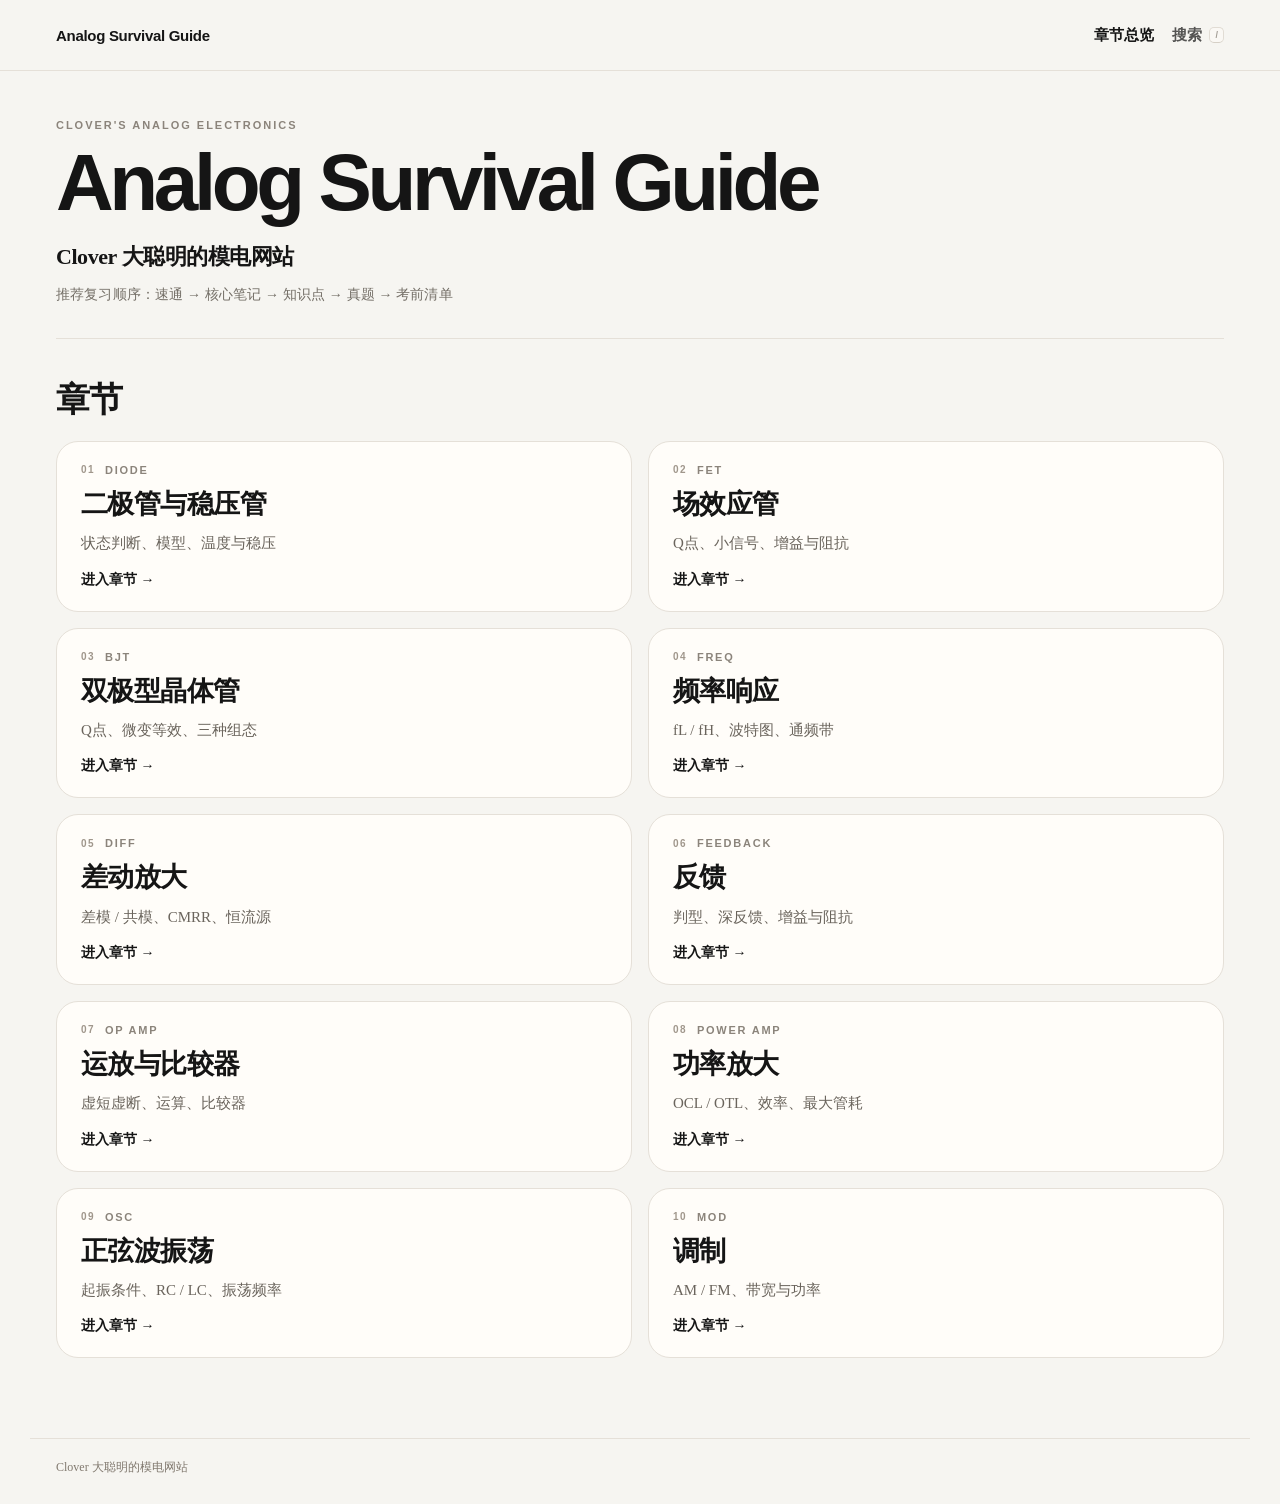
<file: analog-survival-guide/index.html>
<!doctype html>
<html lang="zh-CN">
<head>
<meta charset="utf-8">
<meta name="viewport" content="width=device-width,initial-scale=1">
<meta name="description" content="Clover 大聪明的模电网站：模拟电子线路 B 速通、知识点、历年真题与考前清单。">
<title>Analog Survival Guide｜Clover 模电期末生存指南</title>
<style>
:root{--bg:#f6f5f1;--paper:#fffdf9;--ink:#151515;--muted:#746f67;--line:#e5e0d8}
*{box-sizing:border-box}
html{scroll-behavior:smooth}
body{margin:0;background:var(--bg);color:var(--ink);font-family:"Songti SC","STSong","SimSun","Noto Serif CJK SC",serif;-webkit-font-smoothing:antialiased;text-rendering:optimizeLegibility}
a{color:inherit;text-decoration:none}
.sitebar{position:sticky;top:0;z-index:20;background:rgba(246,245,241,.94);backdrop-filter:blur(15px);border-bottom:1px solid var(--line)}
.sitebar-inner{max-width:1220px;margin:auto;padding:13px 26px;display:flex;align-items:center;justify-content:space-between}
.brand{font-family:Inter,ui-sans-serif,-apple-system,BlinkMacSystemFont,"Segoe UI",sans-serif;font-size:15px;font-weight:800;letter-spacing:-.02em}
.nav-actions{display:flex;align-items:center;gap:18px;font-size:15px;font-weight:700}
.search-open{appearance:none;border:0;background:transparent;color:inherit;font:inherit;font-weight:700;padding:0;cursor:pointer;display:inline-flex;align-items:center;gap:7px;opacity:.72;transition:opacity .16s ease}
.search-open:hover{opacity:1}.search-open kbd{font-family:Inter,ui-sans-serif,sans-serif;font-size:9px;font-weight:700;border:1px solid #d9d2c8;border-bottom-color:#c9c1b5;border-radius:5px;padding:2px 5px;background:#fbf9f5;color:#81796f}
main{max-width:1220px;margin:auto;padding:0 26px 80px}
.hero{padding:80px 0 52px;border-bottom:1px solid var(--line)}
.eyebrow{font-family:Inter,ui-sans-serif,sans-serif;font-size:11px;font-weight:800;letter-spacing:.18em;color:#8b847b;text-transform:uppercase}
h1{font-family:Inter,ui-sans-serif,-apple-system,BlinkMacSystemFont,"Segoe UI",sans-serif;font-size:clamp(58px,8vw,96px);letter-spacing:-.055em;line-height:.96;margin:14px 0 0}
.sub{font-size:22px;font-weight:800;margin-top:20px;letter-spacing:-.02em}
.home-guide{margin-top:11px;color:var(--muted);font-size:14px;line-height:1.65;letter-spacing:.01em}
.home-state{margin-top:20px;display:none;align-items:center;flex-wrap:wrap;gap:10px 14px}
.home-state.show{display:flex}.overall-progress{display:inline-flex;align-items:center;gap:9px;padding:7px 11px;border:1px solid #ddd6cd;border-radius:999px;background:#fbf9f5;color:#625b53;font:700 12px/1.2 Inter,ui-sans-serif,sans-serif}
.overall-progress i{display:block;width:64px;height:3px;border-radius:99px;background:#e7e1d8;overflow:hidden}.overall-progress i::after{content:"";display:block;width:var(--p,0%);height:100%;background:#514b44;border-radius:inherit;transition:width .25s ease}
.continue-link{font-size:13px;font-weight:800;color:#4d4740;border-bottom:1px solid #bfb6aa;padding-bottom:2px}.continue-link:hover{border-color:#4d4740}
.chapter-progress{position:absolute;top:25px;right:27px;padding:4px 8px;border-radius:999px;border:1px solid #e1dbd2;background:#faf8f4;color:#817970;font:700 10px/1.2 Inter,ui-sans-serif,sans-serif;letter-spacing:.02em}
.chapter-progress.done{background:#2b2824;border-color:#2b2824;color:#fff}.chapter-card.has-progress .code{padding-right:54px}
.section-summary{margin-left:auto;color:#81796f;font:700 12px/1.2 Inter,ui-sans-serif,sans-serif}

.section{padding-top:70px}
.section-head{margin-bottom:24px;display:flex;align-items:end;justify-content:space-between;gap:18px}
.section-head h2{font-size:42px;margin:0;letter-spacing:-.03em;font-weight:800}
.grid{display:grid;grid-template-columns:repeat(2,1fr);gap:16px}
.chapter-card{position:relative;overflow:hidden;min-height:178px;display:flex;flex-direction:column;background:var(--paper);border:1px solid var(--line);border-radius:22px;padding:27px 28px 25px;transition:.18s ease}
.chapter-card:hover{transform:translateY(-2px);border-color:#d8d1c7;box-shadow:0 12px 30px rgba(40,34,27,.045)}
.chapter-card:focus-visible{outline:2px solid #80766a;outline-offset:3px}
.code{display:flex;align-items:center;gap:10px;font-family:Inter,ui-sans-serif,sans-serif;font-size:11px;font-weight:800;letter-spacing:.16em;color:#8b847b}
.chapter-no{font-size:10px;letter-spacing:.14em;color:#a0978c}
.chapter-card h2{font-size:27px;line-height:1.35;margin:13px 0 8px;font-weight:800;letter-spacing:-.02em}
.chapter-card p{font-size:15px;color:#6a645c;margin:0;line-height:1.75}
.enter{margin-top:auto;padding-top:20px;font-weight:800;font-size:14px}
.enter::after{content:"";display:inline-block;width:0;height:1px;background:currentColor;vertical-align:middle;margin-left:6px;transition:width .18s ease}
.chapter-card:hover .enter::after{width:18px}
.loading{position:fixed;inset:0;z-index:100;background:var(--bg);display:none;place-items:center}
.loading.on{display:grid}
.loading-inner{text-align:center;padding:28px}
.loading-title{font-family:Inter,ui-sans-serif,sans-serif;font-size:30px;font-weight:800;letter-spacing:-.04em}
.loading-sub{margin-top:11px;color:var(--muted);font-size:14px}
.loading-bar{width:min(260px,65vw);height:2px;background:#e6e0d8;margin:20px auto 0;overflow:hidden;border-radius:999px}
.loading-bar::after{content:"";display:block;width:38%;height:100%;background:#6f6961;animation:load 1.05s ease-in-out infinite}
@keyframes load{0%{transform:translateX(-110%)}100%{transform:translateX(300%)}}
.footer{max-width:1220px;margin:0 auto 28px;padding:20px 26px 0;border-top:1px solid var(--line);font-size:12px;color:#81796f}
@media(max-width:760px){
  main{padding:0 18px 60px}.sitebar-inner{padding:12px 18px}.grid{grid-template-columns:1fr}
  .hero{padding-top:70px;padding-bottom:48px}.sub{font-size:19px}.home-guide{font-size:13.5px}
  .section-head h2{font-size:38px}.section-summary{font-size:11px}.chapter-card{min-height:160px}.chapter-progress{top:22px;right:22px}
}
@media(prefers-reduced-motion:reduce){html{scroll-behavior:auto}.chapter-card,.enter::after{transition:none}.loading-bar::after{animation:none}}

.search-layer{position:fixed;inset:0;z-index:200;background:rgba(25,22,18,.22);backdrop-filter:blur(7px);display:none;align-items:flex-start;justify-content:center;padding:10vh 18px 28px}
.search-layer.open{display:flex}.search-panel{width:min(760px,100%);max-height:78vh;overflow:hidden;background:#fffdf9;border:1px solid #ddd6cc;border-radius:22px;box-shadow:0 28px 90px rgba(32,27,21,.18);display:flex;flex-direction:column}
.search-head{padding:18px 20px;border-bottom:1px solid var(--line);display:flex;align-items:center;gap:12px}
.search-head input{min-width:0;flex:1;border:0;outline:0;background:transparent;color:var(--ink);font:700 18px/1.4 "Songti SC","STSong","SimSun",serif}
.search-head input::placeholder{color:#aaa198}.search-close{border:0;background:transparent;color:#8a8278;font-size:22px;line-height:1;cursor:pointer;padding:4px 6px}
.search-status{padding:14px 20px;color:#8b847b;font-size:12px;border-bottom:1px solid #eee9e1}
.search-results{overflow:auto;padding:8px}.search-result{display:block;padding:13px 14px;border-radius:13px}.search-result:hover,.search-result:focus-visible{background:#f6f3ed;outline:0}
.search-result-top{display:flex;align-items:center;gap:9px;margin-bottom:4px}.search-type{font-family:Inter,ui-sans-serif,sans-serif;font-size:9px;font-weight:800;letter-spacing:.13em;text-transform:uppercase;color:#91887e}.search-chapter{font-size:12px;color:#8b847b}
.search-result-title{font-size:16px;font-weight:800;line-height:1.45}.search-result-snippet{margin-top:3px;color:#6b655d;font-size:13px;line-height:1.55;white-space:nowrap;overflow:hidden;text-overflow:ellipsis}
.search-empty{padding:34px 20px;text-align:center;color:#8b847b;font-size:14px}
@media(max-width:760px){.hero{padding-top:60px;padding-bottom:42px}.nav-actions{gap:12px}.search-open kbd{display:none}.search-layer{padding-top:7vh}.search-panel{border-radius:18px;max-height:82vh}.search-head{padding:15px 16px}.search-head input{font-size:16px}}


/* Compact overview and comfortable touch targets. */
.hero{padding:48px 0 32px}h1{font-size:clamp(42px,7vw,80px);overflow-wrap:break-word}
.section{padding-top:38px}.section-head{margin-bottom:18px}.section-head h2{font-size:34px}
.chapter-card{min-height:158px;padding:22px 24px}.chapter-card h2{margin-top:10px}.enter{padding-top:14px}
.search-open,.search-close{min-height:44px;min-width:44px}
:focus-visible{outline:2px solid #80766a;outline-offset:3px}
.search-layer{overflow:auto;overscroll-behavior:contain}.search-panel{max-height:calc(100dvh - 48px)}
.search-results{min-height:0;overscroll-behavior:contain}.search-result.active{background:#f6f3ed}
@media(max-width:760px){.hero{padding:32px 0 26px}.section{padding-top:28px}.chapter-card{min-height:144px;padding:20px}.chapter-card h2{font-size:24px}.section-head{flex-wrap:wrap;gap:10px}.section-head h2{font-size:30px}.sitebar-inner{gap:8px;flex-wrap:wrap}.brand{font-size:14px}.nav-actions{font-size:13px;gap:10px}.home-guide{line-height:1.8}.search-layer{padding:16px 12px}.search-head{gap:4px}.chapter-progress{top:20px;right:20px}}
</style>
</head>
<body>
<header class="sitebar"><div class="sitebar-inner"><div class="brand"><a href="#home">Analog Survival Guide</a></div><div class="nav-actions"><span>章节总览</span><button class="search-open" id="openSearch" type="button" aria-label="全站搜索">搜索 <kbd>/</kbd></button></div></div></header>

<main>
<section class="hero">
  <div class="eyebrow">Clover's Analog Electronics</div>
  <h1>Analog Survival Guide</h1>
  <div class="sub">Clover 大聪明的模电网站</div>
  <div class="home-guide">推荐复习顺序：速通 → 核心笔记 → 知识点 → 真题 → 考前清单</div>
  <div class="home-state" id="homeState">
    <span class="overall-progress" id="overallProgress"><i></i><span>0 / 80</span></span>
    <a class="continue-link" id="continueLink" href="guide.html?v=20260929-18#diode/quick">继续上次复习 →</a>
  </div>
</section>

<section class="section">
  <div class="section-head"><h2>章节</h2><div class="section-summary" id="sectionSummary"></div></div>
  <div class="grid">
    <a class="chapter-card" href="guide.html?v=20260929-18#diode/quick"><div class="code"><span class="chapter-no">01</span><span>DIODE</span></div><h2>二极管与稳压管</h2><p>状态判断、模型、温度与稳压</p><div class="enter">进入章节 →</div></a>
    <a class="chapter-card" href="guide.html?v=20260929-18#fet/quick"><div class="code"><span class="chapter-no">02</span><span>FET</span></div><h2>场效应管</h2><p>Q点、小信号、增益与阻抗</p><div class="enter">进入章节 →</div></a>
    <a class="chapter-card" href="guide.html?v=20260929-18#bjt/quick"><div class="code"><span class="chapter-no">03</span><span>BJT</span></div><h2>双极型晶体管</h2><p>Q点、微变等效、三种组态</p><div class="enter">进入章节 →</div></a>
    <a class="chapter-card" href="guide.html?v=20260929-18#frequency/quick"><div class="code"><span class="chapter-no">04</span><span>FREQ</span></div><h2>频率响应</h2><p>fL / fH、波特图、通频带</p><div class="enter">进入章节 →</div></a>
    <a class="chapter-card" href="guide.html?v=20260929-18#diff/quick"><div class="code"><span class="chapter-no">05</span><span>DIFF</span></div><h2>差动放大</h2><p>差模 / 共模、CMRR、恒流源</p><div class="enter">进入章节 →</div></a>
    <a class="chapter-card" href="guide.html?v=20260929-18#feedback/quick"><div class="code"><span class="chapter-no">06</span><span>FEEDBACK</span></div><h2>反馈</h2><p>判型、深反馈、增益与阻抗</p><div class="enter">进入章节 →</div></a>
    <a class="chapter-card" href="guide.html?v=20260929-18#opamp/quick"><div class="code"><span class="chapter-no">07</span><span>OP AMP</span></div><h2>运放与比较器</h2><p>虚短虚断、运算、比较器</p><div class="enter">进入章节 →</div></a>
    <a class="chapter-card" href="guide.html?v=20260929-18#power/quick"><div class="code"><span class="chapter-no">08</span><span>POWER AMP</span></div><h2>功率放大</h2><p>OCL / OTL、效率、最大管耗</p><div class="enter">进入章节 →</div></a>
    <a class="chapter-card" href="guide.html?v=20260929-18#oscillator/quick"><div class="code"><span class="chapter-no">09</span><span>OSC</span></div><h2>正弦波振荡</h2><p>起振条件、RC / LC、振荡频率</p><div class="enter">进入章节 →</div></a>
    <a class="chapter-card" href="guide.html?v=20260929-18#modulation/quick"><div class="code"><span class="chapter-no">10</span><span>MOD</span></div><h2>调制</h2><p>AM / FM、带宽与功率</p><div class="enter">进入章节 →</div></a>
  </div>
</section>
</main>

<footer class="footer">Clover 大聪明的模电网站</footer>
<div class="loading" id="loading" aria-live="polite" aria-busy="true"><div class="loading-inner"><div class="loading-title">Analog Survival Guide</div><div class="loading-sub">正在载入这一章的完整内容…</div><div class="loading-bar"></div></div></div>

<div class="search-layer" id="searchLayer" aria-hidden="true">
  <div class="search-panel" role="dialog" aria-modal="true" aria-label="全站搜索">
    <div class="search-head"><input id="searchInput" aria-label="搜索知识点、真题、关键词" aria-controls="searchResults" type="search" autocomplete="off" placeholder="搜索知识点、真题、关键词…"><button class="search-close" id="searchClose" type="button" aria-label="关闭搜索">×</button></div>
    <div class="search-status" id="searchStatus" role="status" aria-live="polite">输入关键词开始搜索</div>
    <div class="search-results" id="searchResults"></div>
  </div>
</div>
<script>
(() => {
  const release='20260929-18';
  const loading = document.getElementById('loading');
  const searchLayer = document.getElementById('searchLayer');
  const searchInput = document.getElementById('searchInput');
  const searchResults = document.getElementById('searchResults');
  const searchStatus = document.getElementById('searchStatus');
  const routeMeta = {
    diode:'二极管与稳压管',fet:'场效应管',bjt:'双极型晶体管',frequency:'频率响应',diff:'差动放大',
    feedback:'反馈',opamp:'运放与比较器',power:'功率放大',oscillator:'正弦波振荡',modulation:'调制'
  };
  const chapterOrder = Object.keys(routeMeta);
  let searchIndex = null, indexPromise = null, searchToken = 0, searchTimer, returnFocus, previousOverflow = "";


  // Any chapter/search/continue link enters the full guide.
  document.addEventListener('click',e=>{
    const a=e.target.closest('a[href^="#"]');
    if(!a) return;
    const hash=a.getAttribute('href');
    if(!hash || hash==='#home') return;
    const page=hash.slice(1).split('/')[0];
    if(!routeMeta[page]) return;
    e.preventDefault();
    location.href='guide.html?v='+release+hash;
  });

  // Direct links such as /analog-survival-guide/#feedback/papers also work.
  const initialHash=location.hash;
  if(initialHash && initialHash!=='#home'){
    const page=initialHash.slice(1).split('/')[0];
    if(routeMeta[page]) location.replace('guide.html?v='+release+initialHash);
  }

  async function ensureIndex(){
    if(searchIndex) return searchIndex;
    if(!indexPromise) indexPromise=fetch('search-index.json?v='+release,{cache:'force-cache'})
      .then(r=>{if(!r.ok)throw Error('search-index '+r.status);return r.json()})
      .then(data=>searchIndex=Array.isArray(data)?data:(data.items||[]))
      .catch(e=>{indexPromise=null;throw e});
    return indexPromise;
  }

  function esc(v){
    return String(v).replace(/[&<>"']/g,m=>({'&':'&amp;','<':'&lt;','>':'&gt;','"':'&quot;',"'":'&#39;'}[m]));
  }

  async function runSearch(){
    const token=++searchToken;
    const q=searchInput.value.normalize('NFKC').trim().toLowerCase();
    if(!q){searchStatus.textContent='输入关键词开始搜索';searchResults.innerHTML='';return;}
    searchStatus.textContent='正在搜索…';
    let idx;
    try{idx=await ensureIndex()}catch(e){if(token===searchToken){searchStatus.textContent='搜索暂时不可用，请稍后重新输入重试';searchResults.innerHTML='';}return;}
    if(token!==searchToken)return;
    const terms=q.split(/\s+/).filter(Boolean);
    const hits=idx.map(x=>{
      const all=(x.title+' '+x.snippet+' '+x.type+' '+x.page+' '+routeMeta[x.page]).normalize('NFKC').toLowerCase();
      if(!terms.every(k=>all.includes(k)))return {x,score:0};
      let score=0;
      terms.forEach(k=>{if(x.title.toLowerCase().includes(k))score+=5;if(all.includes(k))score+=2;});
      return {x,score};
    }).filter(v=>v.score>0).sort((a,b)=>b.score-a.score).slice(0,14);
    searchStatus.textContent=hits.length?'找到 '+hits.length+' 个最相关结果':'没有找到匹配内容';
    searchResults.innerHTML=hits.length?hits.map(({x}) =>
      '<a class="search-result" href="guide.html?v='+release+'#'+x.page+'/'+x.section+'"><div class="search-result-top"><span class="search-type">'+esc(x.type)+'</span><span class="search-chapter">'+esc(routeMeta[x.page])+'</span></div><div class="search-result-title">'+esc(x.title)+'</div><div class="search-result-snippet">'+esc(x.snippet)+'</div></a>'
    ).join(''):'<div class="search-empty">换一个关键词试试，例如：差模、CMRR、迟滞、深反馈、OCL</div>';
  }

  function openSearch(){
    returnFocus=document.activeElement;previousOverflow=document.body.style.overflow;
    document.body.style.overflow='hidden';
    searchLayer.classList.add('open');
    searchLayer.setAttribute('aria-hidden','false');
    runSearch();
    setTimeout(()=>searchInput.focus(),0);
  }
  function closeSearch(){
    ++searchToken;clearTimeout(searchTimer);document.body.style.overflow=previousOverflow;
    searchLayer.classList.remove('open');
    searchLayer.setAttribute('aria-hidden','true');
    returnFocus?.focus();
  }
  document.getElementById('openSearch').addEventListener('click',openSearch);
  document.getElementById('searchClose').addEventListener('click',closeSearch);
  searchLayer.addEventListener('click',e=>{if(e.target===searchLayer)closeSearch();});
  searchInput.addEventListener('input',e=>{++searchToken;clearTimeout(searchTimer);if(!e.isComposing)searchTimer=setTimeout(runSearch,120)});
  searchInput.addEventListener('compositionend',()=>{clearTimeout(searchTimer);runSearch()});
  searchLayer.addEventListener('keydown',e=>{
    const links=[...searchResults.querySelectorAll('a')];
    if((e.key==='ArrowDown'||e.key==='ArrowUp')&&links.length){
      e.preventDefault();const i=links.indexOf(document.activeElement);
      links[(i+(e.key==='ArrowDown'?1:-1)+links.length)%links.length].focus();
    }
    if(e.key==='Enter'&&document.activeElement===searchInput&&links.length){e.preventDefault();links[0].click()}
    if(e.key==='Tab'){
      const items=[searchInput,document.getElementById('searchClose'),...links],i=items.indexOf(document.activeElement);
      if(e.shiftKey&&i===0){e.preventDefault();items.at(-1).focus()}
      else if(!e.shiftKey&&i===items.length-1){e.preventDefault();searchInput.focus()}
    }
  });
  searchResults.addEventListener('click',e=>{
    const a=e.target.closest('a.search-result');
    if(!a)return;
    closeSearch();
    loading.classList.add('on');
    loading.setAttribute('aria-busy','true');
  });
  document.addEventListener('keydown',e=>{
    if(e.key==='/'&&!/INPUT|TEXTAREA/.test(document.activeElement?.tagName||'')){e.preventDefault();openSearch();}
    if(e.key==='Escape'&&searchLayer.classList.contains('open'))closeSearch();
  });

  function readChapterProgress(page){
    let saved={};
    try{saved=JSON.parse(localStorage.getItem('asg-single-check-'+page)||'{}')}catch(e){}
    return Object.values(saved).filter(Boolean).length;
  }
  function refreshHomeProgress(){
    let total=0,complete=0;
    document.querySelectorAll('.chapter-card').forEach(card=>{
      const href=card.getAttribute('href')||'';
      const match=href.match(/#([^/]+)/);
      const page=match?match[1]:'';
      if(!routeMeta[page]) return;
      const done=readChapterProgress(page);
      total+=done;if(done>=8)complete++;
      let badge=card.querySelector('.chapter-progress');
      if(!badge){badge=document.createElement('span');badge.className='chapter-progress';card.appendChild(badge);}
      badge.textContent=done>=8?'完成':done+'/8';
      badge.classList.toggle('done',done>=8);
      badge.style.display=done>0?'inline-flex':'none';
      card.classList.toggle('has-progress',done>0);
    });
    const overall=document.getElementById('overallProgress');
    const summary=document.getElementById('sectionSummary');
    const state=document.getElementById('homeState');
    const cont=document.getElementById('continueLink');
    if(overall){
      overall.style.setProperty('--p',Math.round(total/80*100)+'%');
      overall.querySelector('span').textContent=total+' / 80';
    }
    if(summary) summary.textContent=total?('已完成 '+total+' / 80 · '+complete+' 章通关'):'';
    let last='';try{last=localStorage.getItem('asg-last-route')||''}catch(e){}
    if(state&&cont&&last&&/^#(diode|fet|bjt|frequency|diff|feedback|opamp|power|oscillator|modulation)(\/|$)/.test(last)){
      const [page,sec='quick']=last.slice(1).split('/');
      const secName={quick:'速通',notes:'核心笔记',knowledge:'知识点',papers:'真题',check:'考前清单'}[sec]||'继续学习';
      cont.href='guide.html?v='+release+last;cont.textContent='继续上次：'+routeMeta[page]+' · '+secName+' →';state.classList.add('show');
    }else if(state&&total>0){
      const page=chapterOrder.find(p=>readChapterProgress(p)<8)||'diode';
      cont.href='guide.html?v='+release+'#'+page+'/quick';cont.textContent='继续复习：'+routeMeta[page]+' →';state.classList.add('show');
    }
  }
  // chapter-nav-feedback-v1: show instant feedback while guide.html starts loading.
  document.querySelectorAll('a.chapter-card[href^="guide.html"], a.continue-link[href^="guide.html"]').forEach(a=>{
    a.addEventListener('click',()=>{
      loading.classList.add('on');
      loading.setAttribute('aria-busy','true');
    });
  });

  window.addEventListener('pageshow',()=>{loading.classList.remove('on');loading.setAttribute('aria-busy','false');refreshHomeProgress()});
  refreshHomeProgress();
})();
</script>
</body>
</html>
</file>
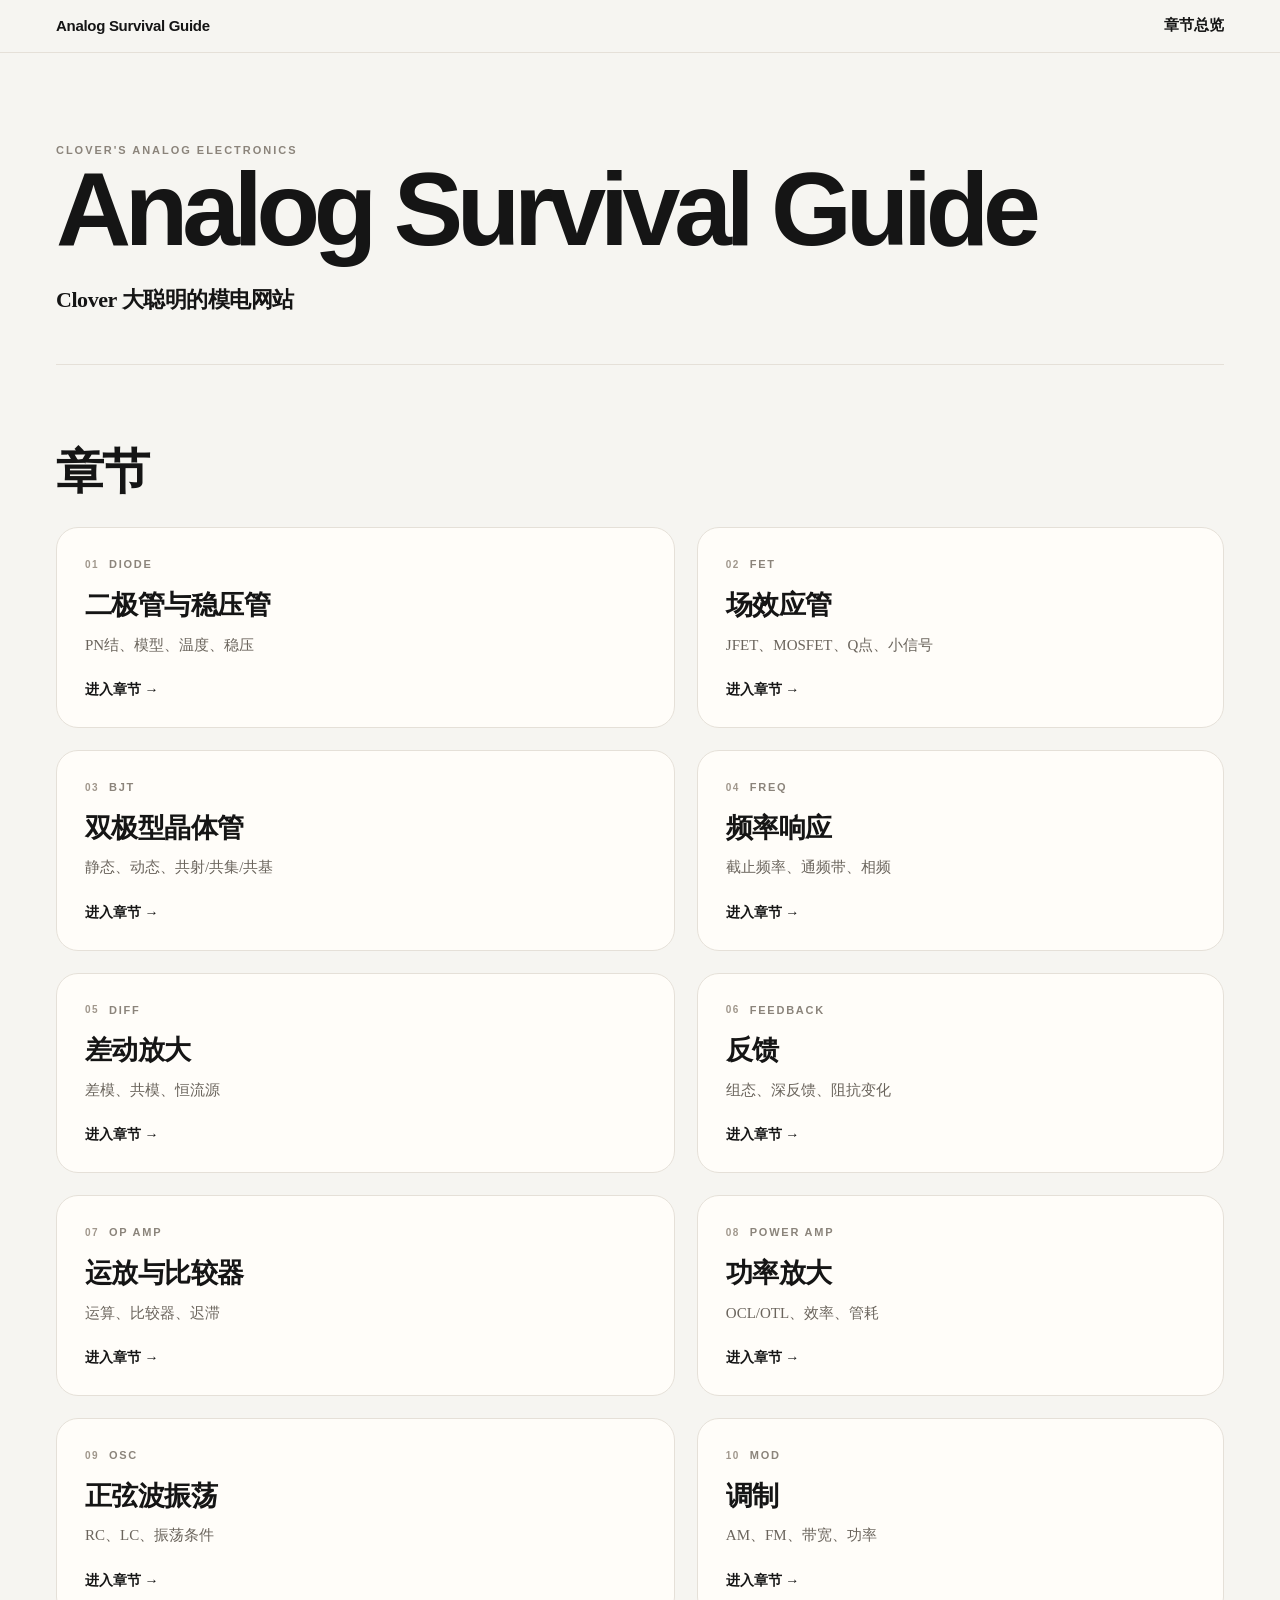
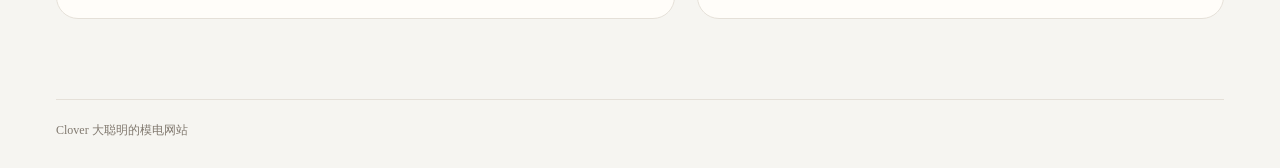
<file: analog-survival-guide/guide-legacy.html>
<!doctype html>
<html lang="zh-CN">
<head>
<meta charset="utf-8">
<meta name="viewport" content="width=device-width,initial-scale=1">
<title>Analog Survival Guide</title>
<style>
:root{--bg:#f6f5f1;--ink:#151515;--muted:#746f67;--line:#e5e0d8}
*{box-sizing:border-box}body{margin:0;background:var(--bg);color:var(--ink);font-family:"Songti SC","STSong","SimSun","Noto Serif CJK SC",serif}
.shell{min-height:100vh;display:grid;place-items:center;padding:24px}.box{text-align:center;max-width:520px}.title{font:800 clamp(34px,5vw,56px)/1 Inter,ui-sans-serif,-apple-system,sans-serif;letter-spacing:-.045em}
.sub{margin-top:16px;color:var(--muted);font-size:15px;line-height:1.8}.bar{width:min(300px,70vw);height:3px;background:#e7e1d8;margin:24px auto 0;border-radius:99px;overflow:hidden}
.bar:after{content:"";display:block;width:38%;height:100%;background:#6b645b;animation:go 1.1s ease-in-out infinite}@keyframes go{0%{transform:translateX(-120%)}100%{transform:translateX(320%)}}
.err{display:none;margin-top:22px;padding:14px 16px;border:1px solid #dfd7cc;border-radius:14px;background:#fffdf9;color:#5b544c;font-size:14px;line-height:1.7}.err a{color:inherit;font-weight:800}
</style>
</head>
<body>
<div class="shell"><div class="box"><div class="title">Analog Survival Guide</div><div class="sub" id="status">正在载入章节内容…</div><div class="bar"></div><div class="err" id="err">章节加载失败。<a href="index.html#home">返回章节总览</a> 后重试。</div></div></div>
<script>
(() => {
const release='20260928-13';
const files=Array.from({length:10},(_,i)=>'chunks/part-'+String(i+1).padStart(2,'0')+'.txt?v='+release);
function extractConst(src,name){
  const token='const '+name+' = `';
  const st=src.indexOf(token);
  if(st<0) return '';
  const bodyStart=st+token.length;
  const en=src.indexOf('`;',bodyStart);
  return en<0?'':src.slice(bodyStart,en);
}
function injectNotes(html,page,section){
  if(!section) return html;
  const start=html.indexOf('<template id="tpl-'+page+'">');
  if(start<0) return html;
  const end=html.indexOf('</template>',start);
  const marker='<section class="section" id="knowledge">';
  const at=html.indexOf(marker,start);
  if(at<0 || at>end) return html;
  if(html.slice(start,end).includes('class="section note-atlas"')) return html;
  return html.slice(0,at)+section+html.slice(at);
}
function polish(html,loader){
  const oldQuick='<section class="grid" id="quick">';
  html=html.split(oldQuick).join('<section class="grid">');
  const oldFast='<section class="section"><div class="section-head"><h2>速通</h2>';
  html=html.split(oldFast).join('<section class="section" id="quick"><div class="section-head"><h2>速通</h2>');
  const oldNav="['home','章节'],['quick','速通'],['knowledge','知识点'],['papers','真题'],['check','考前清单']";
  const newNav="['home','章节'],['quick','速通'],['notes','核心笔记'],['knowledge','知识点'],['papers','真题'],['check','考前清单']";
  html=html.replace(oldNav,newNav);
  const map={diode:'diodeCoreNotes',fet:'fetCoreNotes',bjt:'bjtCoreNotes',frequency:'frequencyCoreNotes',diff:'diffCoreNotes',feedback:'feedbackCoreNotes',opamp:'opampCoreNotes',power:'powerCoreNotes',oscillator:'oscillatorCoreNotes',modulation:'modulationCoreNotes'};
  Object.entries(map).forEach(([page,name])=>{html=injectNotes(html,page,extractConst(loader,name));});
  html=html.split('href="#home"').join('href="index.html#home"');
  return html;
}
async function getText(url,fresh=false){
  let last;
  for(let n=0;n<3;n++){
    try{
      const r=await fetch(url,{cache:fresh?'no-store':(n===0?'force-cache':'reload')});
      if(r.ok) return await r.text();
      last=new Error(url+' '+r.status);
    }catch(e){last=e;}
    await new Promise(res=>setTimeout(res,350*(n+1)));
  }
  throw last;
}
async function boot(){
  try{
    document.getElementById('status').textContent='正在并行载入章节内容…';
    const loaderPromise=getText('index.html?v='+release,true);
    let loaded=0;
    const partPromises=files.map((file,i)=>getText(file).then(txt=>{
      loaded++;
      const el=document.getElementById('status');
      if(el) el.textContent='正在载入章节内容… '+loaded+'/10';
      return {i,txt};
    }));
    const [loader,loadedParts]=await Promise.all([loaderPromise,Promise.all(partPromises)]);
    loadedParts.sort((a,b)=>a.i-b.i);
    const html=polish(loadedParts.map(x=>x.txt).join(''),loader);
    document.open();document.write(html);document.close();
  }catch(e){
    console.error(e);
    const bar=document.querySelector('.bar');
    if(bar) bar.style.display='none';
    const status=document.getElementById('status');
    if(status) status.textContent='章节暂时没有载入成功';
    const err=document.getElementById('err');
    if(err) err.style.display='block';
  }
}
boot();
})();
</script>
</body></html>
</file>
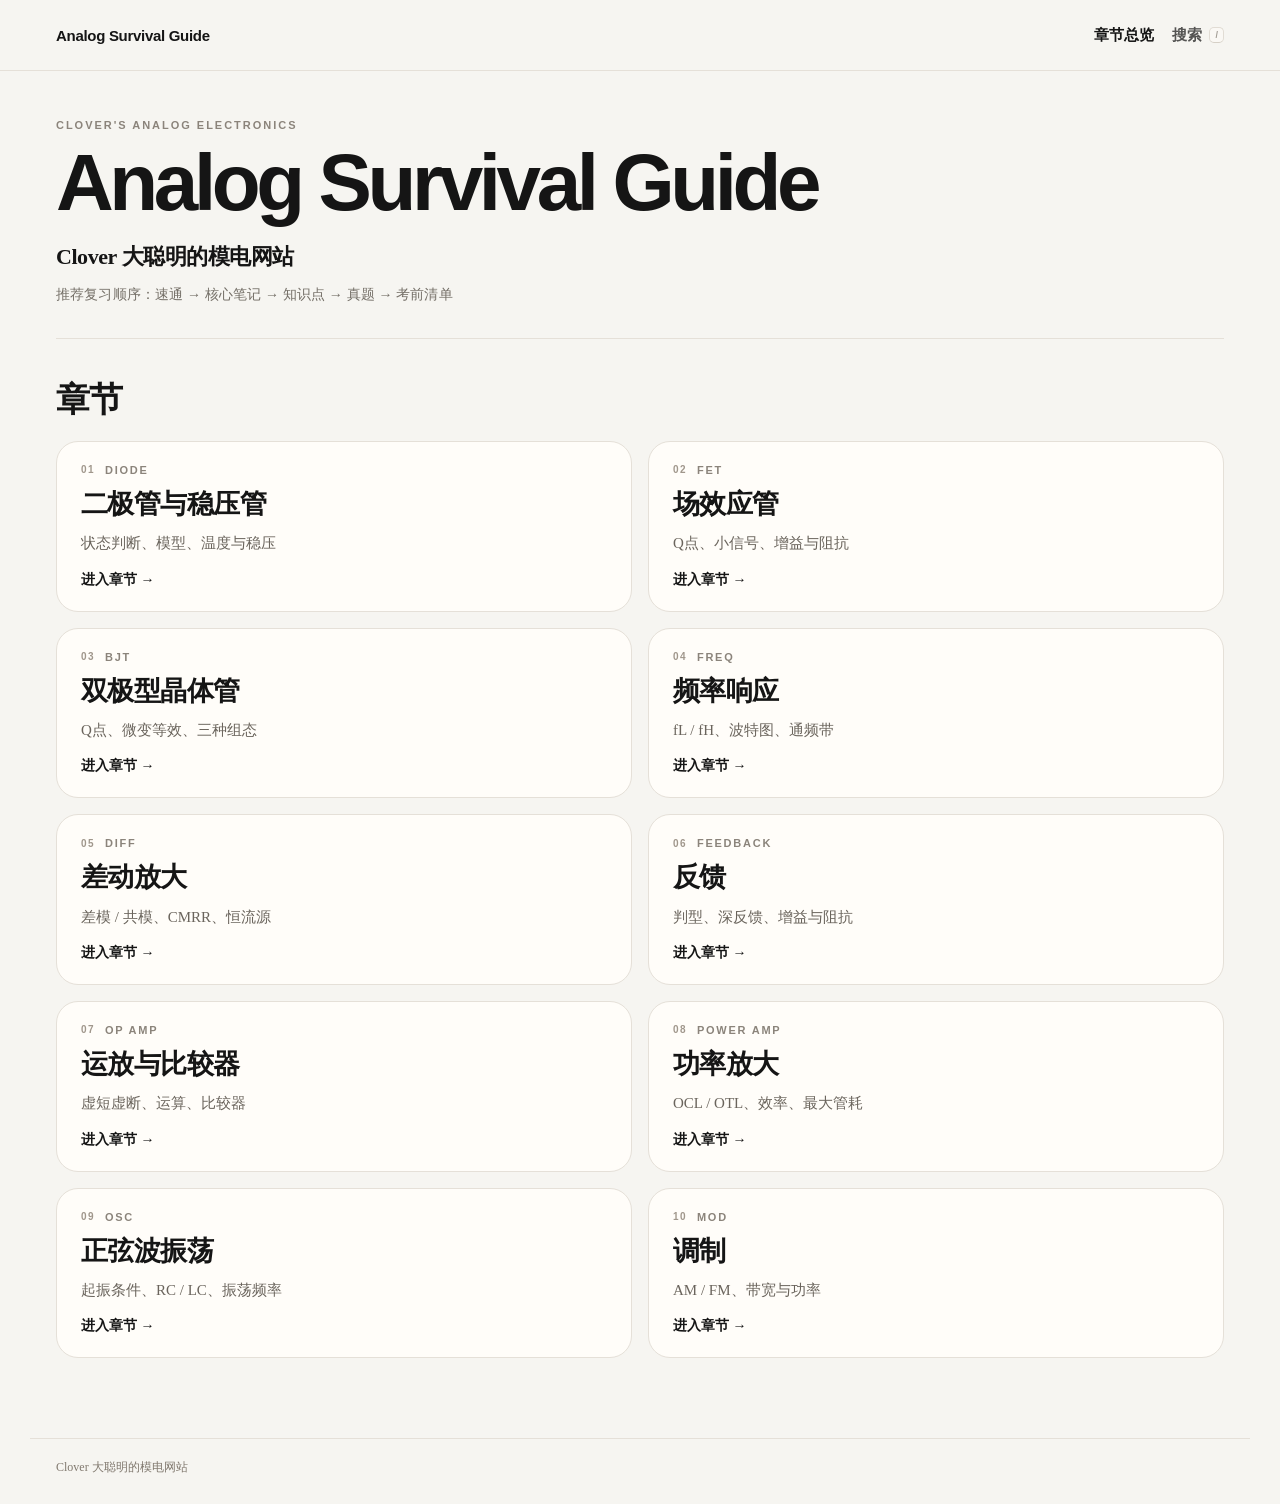
<file: analog-survival-guide/guide.html>
<!doctype html>
<html lang="zh-CN">
<head>
<meta charset="utf-8">
<meta name="viewport" content="width=device-width,initial-scale=1">
<meta name="description" content="Clover 大聪明的模电网站：模拟电子线路 B 速通、知识点、历年真题与考前清单。">
<title>Analog Survival Guide｜Clover 模电期末生存指南</title>
<!-- content edit: v1.5 -->
<style>
:root{--bg:#f6f5f1;--paper:#fffdf9;--ink:#151515;--muted:#746f67;--line:#e5e0d8;--soft:#f8f6f1}*{box-sizing:border-box}body{margin:0;background:var(--bg);color:var(--ink);font-family:"Songti SC","STSong","SimSun","Noto Serif CJK SC",serif}a{color:inherit;text-decoration:none}.top{position:sticky;top:0;background:rgba(246,245,241,.92);backdrop-filter:blur(14px);border-bottom:1px solid var(--line);z-index:20}.topin{max-width:1220px;margin:auto;padding:14px 26px;display:flex;justify-content:space-between;align-items:center}.brand{font-family:Inter,ui-sans-serif,-apple-system,sans-serif;font-weight:800;font-size:15px}.nav{font-family:"Songti SC","STSong","SimSun","Noto Serif CJK SC",serif;font-weight:800;font-size:15px}main{max-width:1220px;margin:auto;padding:0 26px 80px}.hero{padding:92px 0 58px;border-bottom:1px solid var(--line)}.eyebrow{font-family:Inter,ui-sans-serif,sans-serif;font-size:11px;font-weight:800;letter-spacing:.18em;color:#8b847b;text-transform:uppercase}h1{font-family:Inter,ui-sans-serif,-apple-system,sans-serif;font-size:clamp(58px,8vw,96px);letter-spacing:-.055em;line-height:.96;margin:14px 0 0}.sub{font-family:"Songti SC","STSong","SimSun","Noto Serif CJK SC",serif;font-size:22px;font-weight:800;margin-top:20px;letter-spacing:-.02em}.hint{font-size:15px;color:var(--muted);margin-top:10px}.section{padding-top:64px}.section-head{display:flex;justify-content:flex-start;align-items:end;gap:20px;margin-bottom:22px}.section-head h2{font-family:"Songti SC","STSong","SimSun","Noto Serif CJK SC",serif;font-size:42px;margin:0;letter-spacing:-.03em;font-weight:800}.grid{display:grid;grid-template-columns:repeat(2,1fr);gap:18px}.chapter-card{display:block;background:var(--paper);border:1px solid var(--line);border-radius:22px;padding:26px;transition:.18s ease}.chapter-card:hover{transform:translateY(-2px);box-shadow:0 10px 30px rgba(0,0,0,.05)}.code{font-family:Inter,ui-sans-serif,sans-serif;font-size:11px;font-weight:800;letter-spacing:.16em;color:#8b847b}.chapter-card h2{font-family:"Songti SC","STSong","SimSun","Noto Serif CJK SC",serif;font-size:28px;margin:10px 0 8px;font-weight:800;letter-spacing:-.02em}.chapter-card p{font-family:"Songti SC","STSong","SimSun","Noto Serif CJK SC",serif;font-size:16px;color:#5c5750;margin:0;line-height:1.7}.enter{margin-top:22px;font-family:"Songti SC","STSong","SimSun","Noto Serif CJK SC",serif;font-weight:800;font-size:14px}.footer{margin-top:72px;padding-top:20px;border-top:1px solid var(--line);font-size:12px;color:#81796f}@media(max-width:760px){main{padding:0 18px 60px}.topin{padding:13px 18px}.grid{grid-template-columns:1fr}.hero{padding-top:72px}.sub{font-size:19px}}

/* v0.4 homepage polish */
body{-webkit-font-smoothing:antialiased;text-rendering:optimizeLegibility}
.top{box-shadow:0 1px 0 rgba(34,30,24,.015)}
.hero{padding-top:96px;padding-bottom:64px}
.hero h1{max-width:1050px}
.sub{margin-top:22px}
.section{padding-top:70px}.section-head{margin-bottom:24px}
.grid{gap:16px}.chapter-card{position:relative;overflow:hidden;padding:27px 28px 25px;min-height:178px;display:flex;flex-direction:column}
.chapter-card:hover{transform:translateY(-2px);border-color:#d8d1c7;box-shadow:0 12px 30px rgba(40,34,27,.045)}
.chapter-card .code{display:flex;align-items:center;gap:10px}.chapter-card .chapter-no{font-family:Inter,ui-sans-serif,sans-serif;font-size:10px;letter-spacing:.14em;color:#a0978c}
.chapter-card h2{font-size:27px;margin-top:13px}.chapter-card p{font-size:15px;color:#6a645c}.enter{margin-top:auto;padding-top:20px}
.enter::after{content:"";display:inline-block;width:0;height:1px;background:currentColor;vertical-align:middle;margin-left:6px;transition:width .18s ease}.chapter-card:hover .enter::after{width:18px}
.footer{margin-top:78px}
@media(max-width:760px){.hero{padding-top:70px;padding-bottom:48px}.chapter-card{min-height:160px}}


/* v0.5 homepage polish */
.chapter-card h2{line-height:1.35}.chapter-card p{line-height:1.75}
.chapter-card:focus-visible{outline:2px solid #80766a;outline-offset:3px}
@media(max-width:760px){h1{font-size:clamp(54px,17vw,78px)}.section-head h2{font-size:38px}}



:root{--bg:#f6f5f1;--paper:#fffdf9;--ink:#151515;--muted:#746f67;--line:#e5e0d8;--soft:#f8f6f1;--soft2:#efebe4;--radius:24px}
*{box-sizing:border-box}html{scroll-behavior:smooth}body{margin:0;background:var(--bg);color:var(--ink);font-family:"Songti SC","STSong","SimSun","Noto Serif CJK SC",serif;line-height:1.72}a{color:inherit;text-decoration:none}img{display:block;max-width:100%}
.topbar{position:sticky;top:0;z-index:30;background:rgba(246,245,241,.92);backdrop-filter:blur(14px);border-bottom:1px solid var(--line)}
.topbar-inner{max-width:1220px;margin:auto;padding:14px 26px;display:flex;justify-content:space-between;align-items:center}.brand{font-family:Inter,ui-sans-serif,-apple-system,BlinkMacSystemFont,"Segoe UI",sans-serif;font-size:15px;font-weight:800;letter-spacing:-.02em}.nav{display:flex;gap:28px}.nav a{font-size:15px;font-weight:700}
main{max-width:1220px;margin:auto;padding:0 26px 80px}.hero{padding:84px 0 40px;border-bottom:1px solid var(--line)}.hero h1{margin:0;font-family:Inter,ui-sans-serif,-apple-system,BlinkMacSystemFont,"Segoe UI",sans-serif;font-size:clamp(66px,9vw,104px);line-height:.95;letter-spacing:-.06em}.hero-lead{margin-top:18px;font-size:22px;font-weight:700;max-width:900px}
.grid{display:grid;grid-template-columns:1.08fr .92fr;gap:22px;margin-top:30px}.card{background:var(--paper);border:1px solid var(--line);border-radius:var(--radius);padding:27px}.card-title{margin:0 0 17px;font-size:23px;font-weight:800}.sop-chain{display:grid;grid-template-columns:repeat(4,minmax(0,1fr));gap:11px}.sop-step{min-height:88px;padding:15px 14px;border:1px solid #e8e3db;border-radius:15px;background:var(--soft)}.sop-step .idx{display:block;margin-bottom:9px;font-family:Inter,ui-sans-serif,sans-serif;font-size:10px;font-weight:800;letter-spacing:.14em;color:#8b847b}.sop-step strong{font-size:16px}
.formula-kicker{font-family:Inter,ui-sans-serif,sans-serif;font-size:10px;font-weight:800;letter-spacing:.18em;text-transform:uppercase;color:#8b847b}.formula{margin-top:13px;padding:15px 17px;border:1px solid #ebe6de;border-radius:15px;background:var(--soft);font-family:"Times New Roman",serif;font-size:23px;line-height:1.25}.note{margin-top:15px;padding:13px 15px;border-radius:15px;background:#f3efe7;border:1px solid #e5ded3;color:#5a534a;font-size:14px;line-height:1.75}
.section{padding-top:76px}.section-head{display:flex;justify-content:space-between;align-items:end;gap:20px;margin-bottom:22px}.section-head h2{margin:0;font-size:48px;line-height:1.04;letter-spacing:-.035em;font-weight:800}.section-head p{margin:0;color:var(--muted);font-size:15px;max-width:540px}.quick-grid{display:grid;grid-template-columns:repeat(3,1fr);gap:16px}.quick{background:var(--paper);border:1px solid var(--line);border-radius:19px;padding:21px}.quick .n{font-family:Inter,ui-sans-serif,sans-serif;font-size:10px;font-weight:800;letter-spacing:.14em;color:#8b847b}.quick h3{margin:9px 0 8px;font-size:20px;line-height:1.3}.quick p{margin:0;font-size:15px;color:#5e5952;line-height:1.8}
.exam{background:var(--paper);border:1px solid var(--line);border-radius:26px;overflow:hidden;margin:26px 0;box-shadow:0 1px 0 rgba(0,0,0,.02)}.exam-head{padding:22px 26px 20px;border-bottom:1px solid var(--line);display:flex;justify-content:space-between;gap:16px;align-items:flex-start}.exam-title h3{margin:0;font-size:25px;line-height:1.2;letter-spacing:-.025em}.tagrow{display:flex;flex-wrap:wrap;gap:7px;margin-top:9px}.tag{display:inline-flex;align-items:center;padding:3px 9px;border-radius:999px;background:#f7f4ee;border:1px solid #e7e1d8;color:#6d665e;font-size:11px;line-height:1.25;font-weight:600}.score{flex:0 0 auto;padding:6px 10px;border-radius:999px;border:1px solid #d3cdc4;background:#fbfaf7;font-size:12px;font-weight:700;white-space:nowrap}
.exam-body{display:grid;grid-template-columns:minmax(0,1.06fr) minmax(0,.94fr)}.original{padding:20px;background:#f0eee9;border-right:1px solid var(--line);display:flex;align-items:center;justify-content:center;min-height:390px}.original img{width:100%;max-height:500px;object-fit:contain;border-radius:12px;box-shadow:0 8px 24px rgba(0,0,0,.05);background:white}.solution{padding:26px 28px}.label{font-family:Inter,ui-sans-serif,sans-serif;font-size:10px;font-weight:800;letter-spacing:.18em;text-transform:uppercase;color:#8b847b;margin-bottom:9px}.solution h4{margin:0 0 11px;font-size:18px;line-height:1.45}.solution p{margin:0 0 13px;font-size:16px;color:#35312d;line-height:1.82}.sop{margin:15px 0;padding:14px 16px;border-radius:16px;background:var(--soft);border:1px solid #e7e1d9;font-size:16px;font-weight:700;line-height:1.75}.warn{margin-top:15px;padding:14px 15px;border-radius:16px;border:1px solid #e3ce73;background:#fcf7da;color:#4b4435;font-size:15px;line-height:1.72}details{margin-top:16px;padding-top:14px;border-top:1px solid var(--line)}summary{cursor:pointer;font-weight:700;font-size:16px;list-style:none}summary::-webkit-details-marker{display:none}details .inner{padding-top:10px}details .inner p{margin:0;font-size:16px}
.checklist{border-top:1px solid var(--line);margin-top:8px}.check{display:grid;grid-template-columns:48px 1fr;gap:10px;align-items:center;padding:16px 2px;border-bottom:1px solid var(--line);font-size:16px;font-weight:700}.check-no{font-family:Inter,ui-sans-serif,sans-serif;font-size:11px;letter-spacing:.12em;color:#8a837b}.check-text{display:flex;align-items:center;gap:10px}.box{width:16px;height:16px;border:1.5px solid #a79f94;border-radius:4px;flex:0 0 auto}.footer{margin-top:76px;padding-top:20px;border-top:1px solid var(--line);color:#81796f;font-size:12px}
@media(max-width:980px){.grid,.exam-body,.quick-grid{grid-template-columns:1fr}.original{border-right:0;border-bottom:1px solid var(--line);min-height:0}.section-head{display:block}.section-head p{margin-top:9px}}
@media(max-width:760px){main{padding:0 18px 58px}.topbar-inner{padding:13px 18px}.nav{gap:16px}.nav a{font-size:14px}.hero{padding-top:68px}.hero-lead{font-size:18px}.section-head h2{font-size:40px}.sop-chain{grid-template-columns:repeat(2,1fr)}.exam-head{padding:20px}.solution{padding:22px 20px}}

/* unified site navigation */
.brand a{color:inherit;text-decoration:none}
.chapter-link{font-family:"Songti SC","STSong","SimSun",serif;font-weight:700}
.knowledge-list{display:grid;gap:12px}.knowledge-item{background:var(--paper);border:1px solid var(--line);border-radius:18px;padding:0 20px}.knowledge-item summary{padding:18px 0;font-size:18px;font-weight:800;display:flex;justify-content:space-between;align-items:center}.knowledge-item summary::after{content:"＋";font-family:Inter,ui-sans-serif,sans-serif;color:#8b847b;font-weight:500}.knowledge-item[open] summary::after{content:"－"}.knowledge-body{padding:0 0 18px;color:#4f4a44;font-size:15px;line-height:1.9}.knowledge-body p{margin:0 0 10px}.knowledge-body p:last-child{margin-bottom:0}.knowledge-formula{font-family:"Times New Roman",serif;background:var(--soft);border:1px solid #e8e3db;border-radius:12px;padding:10px 12px;margin:10px 0;color:#222}

/* v0.4 polish */
html{scroll-padding-top:72px}
body{-webkit-font-smoothing:antialiased;text-rendering:optimizeLegibility}
.topbar{box-shadow:0 1px 0 rgba(34,30,24,.015)}
.topbar-inner{min-height:56px}
.nav{overflow-x:auto;scrollbar-width:none;white-space:nowrap}.nav::-webkit-scrollbar{display:none}
.nav a{position:relative;opacity:.72;transition:opacity .18s ease}.nav a:hover,.nav a.is-active{opacity:1}
.nav a[href^="#"]::after{content:"";position:absolute;left:0;right:100%;bottom:-7px;height:1.5px;background:var(--ink);transition:right .18s ease}
.nav a[href^="#"].is-active::after{right:0}
.hero{padding-top:88px;padding-bottom:46px}
.hero-lead{line-height:1.62;letter-spacing:.005em}
.section{padding-top:82px}
.section-head{margin-bottom:24px}
.section-head h2{font-family:"Songti SC","STSong","SimSun","Noto Serif CJK SC",serif;letter-spacing:-.045em}
.section-head p{font-size:14px;line-height:1.65;color:#837c73}
.card,.quick,.exam,.presence{box-shadow:0 1px 0 rgba(37,31,25,.018)}
.card,.quick{transition:border-color .18s ease,box-shadow .18s ease,transform .18s ease}
.quick:hover{border-color:#d8d1c7;transform:translateY(-1px);box-shadow:0 10px 24px rgba(40,34,27,.035)}
.sop-step{transition:border-color .18s ease,background .18s ease}.sop-step:hover{border-color:#d8d1c7;background:#fbf9f5}
.formula{letter-spacing:.006em}
/* knowledge accordions: override generic details rules */
.knowledge-list{display:grid;gap:10px}
details.knowledge-item{margin:0;padding:0 20px;border:1px solid var(--line);border-radius:17px;background:var(--paper);transition:border-color .18s ease,box-shadow .18s ease}
details.knowledge-item:hover{border-color:#d8d1c7}
details.knowledge-item[open]{box-shadow:0 8px 24px rgba(40,34,27,.03)}
.knowledge-item summary{padding:18px 0;font-size:17px;line-height:1.45;letter-spacing:.005em;border:0}
.knowledge-item summary::after{font-size:17px;margin-left:18px}
.knowledge-body{padding:0 0 19px;font-size:15px;line-height:1.92;max-width:900px}
.knowledge-formula{font-size:17px;line-height:1.55}
/* exam cards */
.exam{border-radius:24px;margin:24px 0 30px}
.exam-head{padding:21px 25px 19px}
.exam-title h3{font-family:"Songti SC","STSong","SimSun","Noto Serif CJK SC",serif;font-size:24px;font-weight:800;letter-spacing:-.03em}
.tag{background:#faf8f3;color:#716960;border-color:#e6e0d7;padding:4px 9px}
.score{background:transparent}
.original{background:#f2f0eb;padding:18px}
.original img{cursor:zoom-in;transition:transform .2s ease,box-shadow .2s ease}
.original img:hover{transform:scale(1.006);box-shadow:0 12px 30px rgba(0,0,0,.07)}
.solution{padding:27px 29px}
.solution h4{font-size:19px}
.sop{background:#f8f6f1;border-color:#e5dfd6}
.warn{background:#faf4d7}
/* real interactive checklist */
.check{padding:15px 2px;font-size:15.5px}
.check-text{cursor:pointer;user-select:none}
.check-box{appearance:none;-webkit-appearance:none;width:16px;height:16px;border:1.5px solid #a79f94;border-radius:4px;background:transparent;display:inline-grid;place-content:center;flex:0 0 auto;cursor:pointer;transition:.16s ease}
.check-box::after{content:"";width:8px;height:4px;border-left:1.8px solid #fff;border-bottom:1.8px solid #fff;transform:rotate(-45deg) scale(0);transition:transform .12s ease;margin-top:-2px}
.check-box:checked{background:#26231f;border-color:#26231f}.check-box:checked::after{transform:rotate(-45deg) scale(1)}
.check:has(.check-box:checked) .check-text>span{color:#8b847b;text-decoration:line-through;text-decoration-thickness:1px;text-decoration-color:#bcb4aa}
/* chapter pager */
.chapter-pager{display:grid;grid-template-columns:1fr 1fr;gap:14px;margin-top:64px;padding-top:24px;border-top:1px solid var(--line)}
.chapter-pager a{min-height:92px;background:var(--paper);border:1px solid var(--line);border-radius:18px;padding:16px 18px;display:flex;flex-direction:column;justify-content:center;transition:.18s ease}
.chapter-pager a:hover{transform:translateY(-1px);border-color:#d5cec4;box-shadow:0 8px 22px rgba(40,34,27,.035)}
.chapter-pager .dir{font-family:Inter,ui-sans-serif,sans-serif;font-size:10px;letter-spacing:.14em;text-transform:uppercase;color:#8b847b;margin-bottom:5px}
.chapter-pager .name{font-size:17px;font-weight:800}.chapter-pager .next{text-align:right;align-items:flex-end}
/* lightbox */
.image-lightbox{position:fixed;inset:0;background:rgba(17,15,12,.88);z-index:100;display:none;align-items:center;justify-content:center;padding:28px;cursor:zoom-out}
.image-lightbox.open{display:flex}.image-lightbox img{max-width:min(96vw,1500px);max-height:94vh;object-fit:contain;border-radius:10px;background:white;box-shadow:0 24px 80px rgba(0,0,0,.35)}
@media(max-width:760px){
  .topbar-inner{gap:12px}.brand{flex:0 0 auto}.nav{gap:15px;padding-bottom:1px}
  .hero{padding-top:64px}.section{padding-top:64px}.section-head{margin-bottom:18px}
  .exam{border-radius:20px}.exam-title h3{font-size:21px}.score{font-size:11px}
  .chapter-pager{grid-template-columns:1fr;margin-top:50px}.chapter-pager .next{text-align:left;align-items:flex-start}
}


/* v0.5 content polish */
section[id]{scroll-margin-top:78px}
.card-title,.quick h3,.solution h4,.knowledge-item summary,.chapter-pager .name{font-family:"Songti SC","STSong","SimSun","Noto Serif CJK SC",serif}
.card-title{letter-spacing:-.02em}
.quick h3{font-weight:800;letter-spacing:-.015em}
.quick p,.solution p,.knowledge-body{letter-spacing:.002em}
.formula,.knowledge-formula{font-variant-numeric:lining-nums tabular-nums}
.formula{font-size:clamp(19px,2vw,23px);overflow-x:auto;white-space:nowrap}
.formula sub,.formula sup,.knowledge-formula sub,.knowledge-formula sup{font-size:.68em;line-height:0}
.knowledge-body{max-width:920px;color:#49443e}
.knowledge-body b{color:#24211e;font-weight:800}
.knowledge-note{position:relative;margin-top:14px;padding:29px 15px 12px;border-left:0;border:1px solid #e5ded4;border-radius:13px;background:#f6f3ed;color:#5b554e}
.knowledge-note::before{content:"CLOVER NOTE";position:absolute;left:15px;top:8px;font-family:Inter,ui-sans-serif,-apple-system,sans-serif;font-size:9px;letter-spacing:.16em;font-weight:800;color:#938a7f}
details.knowledge-item[open] summary{color:#171512}
.knowledge-item summary:hover{color:#49423a}
.original img{object-position:top center}
.solution .label{margin-bottom:8px}
.tag{font-family:"Songti SC","STSong","SimSun","Noto Serif CJK SC",serif}
.check{transition:background .15s ease}.check:hover{background:rgba(255,253,249,.42)}
.check-text{width:100%}
@media(max-width:760px){.knowledge-item summary{font-size:16px}.knowledge-body{font-size:14.5px}.formula{white-space:normal}}


/* v0.8 editorial polish */
.knowledge-body .knowledge-lead{font-size:16px;line-height:1.88;color:#292621;font-weight:700;margin-bottom:9px;letter-spacing:.005em}
.knowledge-body p:not(.knowledge-lead){color:#57514a;line-height:1.86}
.knowledge-item{transition:border-color .16s ease,background .16s ease}
.knowledge-item[open]{border-color:#d9d2c7;background:#fffefb}
.knowledge-item summary{letter-spacing:-.01em}
.solution details{margin-top:18px;padding-top:0;border-top:0}
.solution details summary{display:flex;align-items:center;justify-content:space-between;padding:12px 14px;border:1px solid #e6e0d7;border-radius:12px;background:#faf8f3;font-size:14px}
.solution details summary::after{content:"＋";font-family:Inter,ui-sans-serif,sans-serif;color:#8b847b;font-weight:500}
.solution details[open] summary::after{content:"－"}
.solution details .inner{padding:13px 14px 2px}
.sop{position:relative;padding-top:33px}
.sop::before{content:"SOP";position:absolute;left:16px;top:10px;font-family:Inter,ui-sans-serif,-apple-system,sans-serif;font-size:9px;letter-spacing:.18em;color:#938a7f}
.original img{cursor:zoom-in}
@media(max-width:760px){
  .topbar-inner{align-items:center;overflow:hidden}
  .nav{overflow-x:auto;white-space:nowrap;max-width:68vw;padding:2px 0 4px;scrollbar-width:none;-webkit-overflow-scrolling:touch}
  .nav::-webkit-scrollbar{display:none}
  .nav a{flex:0 0 auto}
  .knowledge-body .knowledge-lead{font-size:15px}
}


/* V1.0 exam editorial pass */
.exam-flow{margin:13px 0 0}.flow-label{display:block;margin-bottom:5px;font-family:Inter,ui-sans-serif,sans-serif;font-size:9px;font-weight:800;letter-spacing:.16em;text-transform:uppercase;color:#918a80}.exam-flow p{margin:0;font-size:16px;color:#35312d;line-height:1.82}.sop .flow-label{margin-bottom:6px}.exam-tip{margin-top:15px;padding:13px 15px;border-radius:15px;background:#f7f3e9;border:1px solid #e7dfcf;color:#534c43;font-size:14px;line-height:1.75}.exam-tip .flow-label{margin-bottom:4px;color:#8a795e}.solution details summary{display:flex;align-items:center;gap:8px}.solution details summary::before{content:"RESULT";font-family:Inter,ui-sans-serif,sans-serif;font-size:9px;font-weight:800;letter-spacing:.14em;color:#958d82}.solution .label{margin-bottom:7px}



/* ===== Single-file application shell ===== */
html{scroll-behavior:smooth}
body{min-height:100vh}
.sitebar{position:sticky;top:0;z-index:100;background:rgba(246,245,241,.94);backdrop-filter:blur(15px);border-bottom:1px solid var(--line)}
.sitebar-inner{max-width:1220px;margin:auto;padding:13px 26px;display:flex;align-items:center;justify-content:space-between;gap:24px}
.site-brand{font-family:Inter,ui-sans-serif,-apple-system,BlinkMacSystemFont,"Segoe UI",sans-serif;font-size:15px;font-weight:800;letter-spacing:-.02em;white-space:nowrap}
.site-brand a{color:inherit;text-decoration:none}
.site-nav{display:flex;gap:25px;align-items:center;overflow-x:auto;scrollbar-width:none;white-space:nowrap}
.site-nav::-webkit-scrollbar{display:none}.site-nav a{font-size:15px;font-weight:700;text-decoration:none;color:inherit;opacity:.72;transition:.15s}.site-nav a:hover,.site-nav a.is-active{opacity:1}
#app{min-height:70vh}
#app>main,.single-main{max-width:1220px;margin:auto;padding:0 26px 80px}
.single-home{max-width:1220px;margin:auto;padding:0 26px 80px}
.single-footer{max-width:1220px;margin:0 auto;padding:0 26px 28px;color:#81796f;font-size:12px}.single-footer-inner{border-top:1px solid var(--line);padding-top:20px}
.route-fade{animation:routeFade .18s ease both}@keyframes routeFade{from{opacity:.25;transform:translateY(3px)}to{opacity:1;transform:none}}
.chapter-pager a{cursor:pointer}
.image-lightbox{position:fixed;inset:0;z-index:300;background:rgba(18,16,14,.82);display:none;align-items:center;justify-content:center;padding:28px;cursor:zoom-out}.image-lightbox.open{display:flex}.image-lightbox img{max-width:min(96vw,1500px);max-height:92vh;object-fit:contain;background:white;border-radius:12px;box-shadow:0 24px 70px rgba(0,0,0,.35)}
.route-chip{display:none}
@media(max-width:760px){.sitebar-inner{padding:12px 18px;display:block}.site-brand{margin-bottom:8px}.site-nav{gap:18px;margin:0 -2px}.site-nav a{font-size:14px}.single-home,.single-main{padding-left:18px;padding-right:18px}.single-footer{padding-left:18px;padding-right:18px}}

/* v1.3 content polish */
.quick p{font-size:14.5px;line-height:1.68;color:#625d56}
.quick h3{margin-bottom:6px}
.exam-flow p{margin-bottom:0}
.exam-tip{line-height:1.68}
.knowledge-body p{max-width:980px}

/* v1.6 exam coverage + score reminders */
.coverage-card{margin:0 0 22px;padding:17px 19px;background:#f8f5ef;border:1px solid #e5ded3;border-radius:16px;color:#5a544c;font-size:14px;line-height:1.75}
.coverage-card strong{color:#26221e;font-weight:800}.coverage-card .coverage-kicker{display:block;font-family:Inter,ui-sans-serif,sans-serif;font-size:10px;font-weight:800;letter-spacing:.16em;text-transform:uppercase;color:#8b847b;margin-bottom:6px}
.score-tip{margin-top:13px;padding:12px 14px;border-radius:14px;background:#f4f1eb;border:1px solid #e5ded4;color:#4f4942;font-size:14px;line-height:1.7}
.score-tip .flow-label{margin-right:8px}
@media(max-width:760px){.coverage-card{padding:15px 16px}.score-tip{padding:11px 12px}}


/* v1.7 exam-priority polish */
.priority-strip{display:flex;flex-wrap:wrap;gap:8px;margin-top:18px}
.priority-pill{display:inline-flex;align-items:center;gap:7px;padding:6px 10px;border:1px solid #ddd6cd;border-radius:999px;background:#fbf9f5;font-size:12px;line-height:1.2;color:#5d574f;font-weight:700}
.priority-pill b{font-family:Inter,ui-sans-serif,-apple-system,sans-serif;font-size:9px;letter-spacing:.11em;text-transform:uppercase;color:#8b847b}
.priority-pill.hot{background:#f4efe6;border-color:#d8cec0;color:#302c27}
.priority-pill.hot b{color:#6e6256}
@media(max-width:760px){.priority-strip{gap:7px;margin-top:15px}.priority-pill{font-size:11.5px;padding:6px 9px}}


/* v2.0 course-focus content refinement */
.mock-exam .exam-body{display:block}
.mock-exam .solution{max-width:980px;padding:25px 28px 27px}
.mock-exam .exam-head{background:#fcfaf6}
.mock-exam .label{color:#776f65}
@media(max-width:760px){.mock-exam .solution{padding:22px 20px}}


/* v2.1 Core Notes / Note Atlas */
.note-atlas{padding-top:72px}.note-atlas .section-head{margin-bottom:14px}
.note-atlas-intro{max-width:780px;margin:0 0 24px;color:var(--muted);font-size:15px;line-height:1.85}
.note-atlas-grid{display:grid;gap:18px}
.note-panel{display:grid;grid-template-columns:minmax(260px,.88fr) minmax(0,1.12fr);overflow:hidden;background:var(--paper);border:1px solid var(--line);border-radius:22px}
.note-panel.no-image{grid-template-columns:1fr}
.note-figure{display:flex;align-items:center;justify-content:center;min-height:250px;padding:18px;background:#f1eee8;border-right:1px solid var(--line)}
.note-figure img{display:block;width:100%;height:auto;max-height:410px;object-fit:contain;border-radius:10px;box-shadow:0 7px 24px rgba(35,30,24,.06)}
.note-copy{padding:27px 29px 28px}.note-kicker{font:800 10px/1.2 Inter,ui-sans-serif,sans-serif;letter-spacing:.16em;text-transform:uppercase;color:#8b847b}
.note-copy h3{margin:9px 0 11px;font-size:25px;line-height:1.35;letter-spacing:-.025em}
.note-copy p{margin:0;color:#5f5952;font-size:15px;line-height:1.9}.note-copy p+p{margin-top:9px}
.note-formulas{display:grid;gap:8px;margin-top:17px}
.note-formula{padding:10px 12px;border:1px solid #e3ddd4;border-radius:11px;background:#f8f5ef;font-family:"Times New Roman","STIX Two Text",serif;font-size:18px;line-height:1.45;color:#25211d}
.note-tip{margin-top:17px;padding-top:14px;border-top:1px solid var(--line);color:#625b53;font-size:13.5px;line-height:1.75}.note-tip b{color:#28231f}
@media(max-width:800px){.note-atlas{padding-top:58px}.note-panel{grid-template-columns:1fr}.note-figure{min-height:0;padding:12px;border-right:0;border-bottom:1px solid var(--line)}.note-copy{padding:21px 20px 23px}.note-copy h3{font-size:22px}.note-formula{font-size:17px}}

</style>
<!-- content-polish: v1.6 -->
<style id="note-polish-v2">
.note-kicker{display:none}
.note-atlas-intro{max-width:840px!important;color:#5f5952!important;font-size:15px!important;line-height:1.8!important}
.note-recap{margin:14px 0 28px;padding:13px 0 14px;border-top:1px solid #dcd5cc;border-bottom:1px solid #dcd5cc;background:transparent}
.note-recap span{display:block;margin-bottom:5px;color:#8a8177;font-size:12px;font-weight:700}
.note-recap b{display:block;font-size:15px;line-height:1.65;font-weight:800}
.note-recap em{display:block;margin-top:3px;font-style:normal;color:#746d64;font-size:13px;line-height:1.65}
.note-atlas-grid{display:block!important}
.note-panel{display:grid!important;grid-template-columns:minmax(460px,1.18fr) minmax(300px,.82fr)!important;gap:34px!important;align-items:start!important;margin:0!important;padding:34px 0!important;border:0!important;border-top:1px solid #e3ddd5!important;border-radius:0!important;background:transparent!important;box-shadow:none!important}
.note-panel:first-child{border-top:0!important;padding-top:8px!important}
.note-panel.no-image{display:block!important;max-width:none!important;padding:28px 0!important}
.note-panel.no-image .note-copy{display:grid!important;grid-template-columns:minmax(260px,.72fr) minmax(0,1.28fr)!important;column-gap:46px!important;row-gap:9px!important;align-items:start!important;padding:0!important}
.note-panel.no-image .note-copy>h3{grid-column:1!important;grid-row:1 / span 12!important;margin-bottom:0!important}
.note-panel.no-image .note-copy>p,.note-panel.no-image .note-copy>.note-formulas,.note-panel.no-image .note-copy>.note-tip,.note-panel.no-image .note-copy>.note-compare{grid-column:2!important}
.note-copy{padding-top:6px!important}
.note-panel:not(.no-image) .note-copy{position:sticky!important;top:82px!important;align-self:start!important}
.note-copy h3{margin-top:0!important;font-size:24px!important;line-height:1.45!important;letter-spacing:-.02em!important}
.note-copy p{font-size:15px!important;line-height:1.82!important;color:#514c46!important}
.note-figure{position:relative!important;margin:0!important;padding:0!important;background:transparent!important;border:0!important}
.note-figure::after{content:attr(data-page) " · 高清整页 · 点击查看";display:block;margin-top:8px;color:#938b82;font-size:11px;letter-spacing:.02em}
.note-figure img{display:block!important;width:100%!important;height:auto!important;max-height:none!important;object-fit:contain!important;object-position:center!important;border:1px solid #ded8d0!important;border-radius:10px!important;background:#fff!important;cursor:zoom-in;image-rendering:auto;transition:transform .18s ease,box-shadow .18s ease}
.note-figure img:hover{transform:translateY(-1px);box-shadow:0 12px 30px rgba(35,30,25,.065)}
.note-formulas{margin-top:13px!important}
.note-formula{background:transparent!important;border:0!important;border-left:2px solid #cfc7bd!important;border-radius:0!important;padding:7px 0 7px 13px!important;margin:4px 0!important}
.note-tip{margin-top:14px!important;padding:0!important;background:transparent!important;border:0!important;color:#5f5952!important}
.note-compare{display:grid;grid-template-columns:repeat(3,1fr);gap:0;margin:14px 0 8px;border-top:1px solid #ded7cf;border-bottom:1px solid #ded7cf}
.note-compare>div{padding:13px 16px;border-left:1px solid #e6e0d8}
.note-compare>div:first-child{border-left:0}.note-compare b{display:block;margin-bottom:8px;font-size:15px}.note-compare span{display:block;margin:4px 0;color:#625c55;font-size:13px;line-height:1.55}
@media(max-width:760px){.note-compare{grid-template-columns:1fr}.note-compare>div{border-left:0;border-top:1px solid #e6e0d8}.note-compare>div:first-child{border-top:0}}
@media(max-width:980px){.note-panel{grid-template-columns:1fr!important;gap:18px!important;padding:28px 0!important}.note-panel:not(.no-image) .note-copy{position:static!important}.note-panel.no-image .note-copy{display:block!important}.note-panel.no-image .note-copy>h3,.note-panel.no-image .note-copy>p,.note-panel.no-image .note-copy>.note-formulas,.note-panel.no-image .note-copy>.note-tip,.note-panel.no-image .note-copy>.note-compare{display:block!important}.note-copy h3{font-size:22px!important}.note-figure{max-width:760px!important}.note-figure::after{font-size:10.5px}}@media(max-width:760px){.note-recap b{font-size:14px}.note-panel{padding:24px 0!important}.note-copy h3{font-size:21px!important}}
</style><style id="lazy-guide-v1">
.chapter-loading{max-width:1180px;margin:0 auto;padding:92px 26px 120px;color:#6e675f}.chapter-loading b{display:block;color:#28231f;font:800 28px/1.2 Inter,ui-sans-serif,sans-serif;letter-spacing:-.03em;margin-bottom:12px}.chapter-loading span{font-size:14px}.chapter-load-bar{width:min(280px,70vw);height:2px;margin-top:20px;background:#e4ded6;overflow:hidden;border-radius:99px}.chapter-load-bar:after{content:"";display:block;width:36%;height:100%;background:#6f6860;animation:lazyload 1s ease-in-out infinite}@keyframes lazyload{from{transform:translateX(-110%)}to{transform:translateX(310%)}}.chapter-error{max-width:820px;margin:80px auto;padding:0 26px 120px}.chapter-error h2{font-size:30px;margin:0 0 12px}.chapter-error p{color:#746d64;line-height:1.8}.chapter-error a{font-weight:800;border-bottom:1px solid #aaa097}
.note-viewer{position:fixed;inset:0;z-index:99999;display:none;background:rgba(28,25,22,.94);color:#fff}.note-viewer.open{display:flex;flex-direction:column}.note-viewer-bar{height:58px;flex:0 0 auto;display:flex;align-items:center;justify-content:space-between;padding:0 18px;border-bottom:1px solid rgba(255,255,255,.14);font:600 12px/1.2 Inter,ui-sans-serif,sans-serif}.note-viewer-bar>div{display:flex;gap:8px;align-items:center}.note-viewer-bar button{appearance:none;border:1px solid rgba(255,255,255,.24);background:rgba(255,255,255,.08);color:#fff;border-radius:999px;padding:7px 11px;cursor:pointer}.note-viewer-bar button.active{background:#fff;color:#24211f;border-color:#fff}.note-viewer-close{font-size:20px!important;line-height:1!important;padding:5px 10px!important}.note-viewer-scroll{flex:1;overflow:auto;padding:22px}.note-viewer-inner{margin:0 auto;width:min(92vw,1500px)}.note-viewer-inner img{display:block;width:100%;height:auto;max-width:none;margin:0 auto;background:#fff;box-shadow:0 20px 60px rgba(0,0,0,.35)}@media(max-width:760px){.note-viewer-bar{padding:0 10px}.note-viewer-bar button[data-note-zoom="1.5"],.note-viewer-bar button[data-note-zoom="2"],.note-viewer-bar button[data-note-nav]{display:none}.note-viewer-scroll{padding:10px}.note-viewer-inner{width:96vw}}
</style><style>
/* Responsive finishing pass; source images keep their original resolution. */
:focus-visible{outline:2px solid #80766a;outline-offset:3px}
.site-nav a{min-height:44px;display:inline-flex;align-items:center}
.single-main>*{min-width:0}.chapter-pager a{overflow-wrap:anywhere}
.note-viewer-bar{height:auto;min-height:58px;gap:8px;flex-wrap:wrap;padding-top:8px;padding-bottom:8px}
.note-viewer-bar button{min-width:44px;min-height:44px}
@media(max-width:760px){
.site-nav{overflow-x:auto;overscroll-behavior-x:contain;scrollbar-width:thin}
.single-main{overflow-wrap:break-word}.hero{padding-top:38px;padding-bottom:32px}
.quick-grid>* ,.exam-body>* ,.note-panel>*{min-width:0}
.chapter-pager{grid-template-columns:1fr 1fr;gap:10px;margin-top:36px}
.chapter-pager a{padding:14px 12px;min-height:96px}.chapter-pager .name{font-size:15px}
.chapter-pager .next{text-align:right;align-items:flex-end}
.note-viewer-bar button[data-note-nav],.note-viewer-bar button[data-note-zoom="2"]{display:inline-block}
.note-viewer-bar>div{flex-wrap:wrap;gap:4px}.note-viewer-scroll{min-height:0}
}
@media(prefers-reduced-motion:reduce){html{scroll-behavior:auto}*,*::before,*::after{animation:none!important;transition:none!important}}

#app>main{min-width:0}#app section[id]{scroll-margin-top:100px}
@media(max-width:760px){#app>main{padding-left:18px;padding-right:18px}.hero h1{font-size:clamp(40px,12vw,72px);overflow-wrap:anywhere}#app section[id]{scroll-margin-top:122px}}
</style>
</head>
<body>
<header class="sitebar"><div class="sitebar-inner"><div class="site-brand"><a href="index.html#home">Analog Survival Guide</a></div><nav class="site-nav" id="siteNav" aria-label="站内导航"></nav></div></header>
<div id="app"></div>
<footer class="single-footer"><div class="single-footer-inner">Clover 大聪明的模电网站</div></footer>
<div id="globalLightbox" class="image-lightbox" aria-hidden="true"><img alt="原题大图"></div>
<div class="note-viewer" id="noteViewer" aria-hidden="true"><div class="note-viewer-bar"><span id="noteViewerPage">原笔记</span><div><button type="button" data-note-nav="-1">‹ 上一页</button><button type="button" data-note-zoom="1">适应</button><button type="button" data-note-zoom="1.5">150%</button><button type="button" data-note-zoom="2">200%</button><button type="button" data-note-nav="1">下一页 ›</button><button class="note-viewer-close" type="button" data-close-note-viewer aria-label="关闭">×</button></div></div><div class="note-viewer-scroll"><div class="note-viewer-inner"><img id="noteViewerImg" alt=""></div></div></div><script>
(()=>{const RELEASE='20260929-18',META={diode:{code:'DIODE',name:'二极管与稳压管'},fet:{code:'FET',name:'场效应管'},bjt:{code:'BJT',name:'双极型晶体管'},frequency:{code:'FREQ',name:'频率响应'},diff:{code:'DIFF',name:'差动放大'},feedback:{code:'FEEDBACK',name:'反馈'},opamp:{code:'OP AMP',name:'运放与比较器'},power:{code:'POWER AMP',name:'功率放大'},oscillator:{code:'OSC',name:'正弦波振荡'},modulation:{code:'MOD',name:'调制'}},ORDER=Object.keys(META),app=document.getElementById('app'),nav=document.getElementById('siteNav'),lightbox=document.getElementById('globalLightbox'),lightboxImg=lightbox&&lightbox.querySelector('img'),cache=new Map();let currentPage=null,observer=null;
function route(){const a=location.hash.replace(/^#/,'').split('/');return META[a[0]]?{page:a[0],section:a[1]||'quick'}:{page:null,section:null}}
function setNav(page,section){const links=[['home','章节'],['quick','速通'],['notes','核心笔记'],['knowledge','知识点'],['papers','真题'],['check','考前清单']];nav.innerHTML=links.map(([s,l])=>'<a class="'+(s===section?'is-active':'')+'" '+(s===section?'aria-current="location" ':'')+'data-sec="'+s+'" href="'+(s==='home'?'index.html#home':'#'+page+'/'+s)+'">'+l+'</a>').join('')}
async function getChapter(page){if(cache.has(page))return cache.get(page);const p=fetch('chapters/'+page+'.html?v='+RELEASE,{cache:'force-cache'}).then(r=>{if(!r.ok)throw Error(page+' '+r.status);return r.text()});cache.set(page,p);try{return await p}catch(e){cache.delete(page);throw e}}
function loading(page){app.innerHTML='<div class="chapter-loading"><b>'+META[page].name+'</b><span>正在载入这一章…</span><div class="chapter-load-bar"></div></div>'}
function scrollSection(section,instant){requestAnimationFrame(()=>{const t=app.querySelector('#'+CSS.escape(section||'quick'));if(t)t.scrollIntoView({block:'start',behavior:instant||matchMedia('(prefers-reduced-motion: reduce)').matches?'auto':'smooth'});else window.scrollTo({top:0,behavior:'auto'})})}
function init(page){
const pager=app.querySelector('.chapter-pager'),i=ORDER.indexOf(page);if(pager){const link=(p,dir,next)=>p?'<a '+(next?'class="next" ':'')+'href="#'+p+'/quick"><span class="dir">'+dir+'</span><span class="name">'+META[p].name+(next?' →':'')+'</span></a>':'<a href="index.html#home"><span class="dir">章节总览</span><span class="name">返回全部章节</span></a>';pager.innerHTML=link(ORDER[i-1],'← 上一章',false)+link(ORDER[i+1],'下一章',true)}
if(observer){observer.disconnect();observer=null}const ls=[...nav.querySelectorAll('a[data-sec]:not([data-sec="home"])')],secs=ls.map(a=>app.querySelector('#'+a.dataset.sec)).filter(Boolean);if('IntersectionObserver'in window&&secs.length){observer=new IntersectionObserver(es=>{const v=es.filter(e=>e.isIntersecting).sort((a,b)=>b.intersectionRatio-a.intersectionRatio)[0];if(v)ls.forEach(a=>{a.classList.toggle('is-active',a.dataset.sec===v.target.id);if(a.dataset.sec===v.target.id)a.setAttribute('aria-current','location');else a.removeAttribute('aria-current')})},{rootMargin:'-20% 0px -65% 0px',threshold:[0,.1,.4]});secs.forEach(x=>observer.observe(x))}
const boxes=[...app.querySelectorAll('.check-box')],key='asg-single-check-'+page;let saved={};try{saved=JSON.parse(localStorage.getItem(key)||'{}')}catch(e){}boxes.forEach((b,i)=>{b.checked=!!saved[i];b.addEventListener('change',()=>{saved[i]=b.checked;try{localStorage.setItem(key,JSON.stringify(saved))}catch(e){}})});app.querySelectorAll('.check').forEach(r=>r.addEventListener('click',e=>{if(e.target.matches('input'))return;const b=r.querySelector('.check-box');if(b){b.checked=!b.checked;b.dispatchEvent(new Event('change',{bubbles:true}))}}));const ks=[...app.querySelectorAll('details.knowledge-item')];ks.forEach(x=>x.addEventListener('toggle',()=>{if(x.open)ks.forEach(y=>{if(y!==x)y.open=false})}));app.querySelectorAll('.original img').forEach(src=>src.addEventListener('click',()=>{if(lightbox&&lightboxImg){lightboxImg.src=src.src;lightboxImg.alt=src.alt||'原题大图';lightbox.classList.add('open');lightbox.setAttribute('aria-hidden','false')}}))}
function prefetch(page){const c=navigator.connection||navigator.mozConnection||navigator.webkitConnection;if(c&&(c.saveData||/2g/.test(c.effectiveType||'')))return;const i=ORDER.indexOf(page),near=[ORDER[i-1],ORDER[i+1]].filter(Boolean);const w=()=>near.forEach(p=>{if(!cache.has(p))getChapter(p).catch(()=>{})});'requestIdleCallback'in window?requestIdleCallback(w,{timeout:2200}):setTimeout(w,900)}
let renderToken=0;async function render(){const {page,section}=route();if(!page){location.replace('index.html#home');return}setNav(page,section);try{localStorage.setItem('asg-last-route','#'+page+'/'+section)}catch(e){}const sectionName={quick:'速通',notes:'核心笔记',knowledge:'知识点',papers:'真题',check:'考前清单'}[section]||'章节';document.title=META[page].code+' · '+sectionName+'｜Analog Survival Guide';if(currentPage===page&&app.dataset.chapter===page){scrollSection(section,false);return}const token=++renderToken,cached=cache.has(page);currentPage=page;app.removeAttribute('data-chapter');app.setAttribute('aria-busy','true');if(!cached)loading(page);try{const h=await getChapter(page);if(token!==renderToken||currentPage!==page)return;app.innerHTML=h;app.dataset.chapter=page;app.setAttribute('aria-busy','false');app.firstElementChild&&app.firstElementChild.classList.add('route-fade');init(page);const latest=route();scrollSection(latest.page===page?latest.section:section,true);prefetch(page)}catch(e){if(token!==renderToken)return;app.setAttribute('aria-busy','false');console.error(e);app.innerHTML='<div class="chapter-error"><h2>这一章暂时没有载入成功</h2><p>可以刷新重试；旧版仍然保留作为兜底。</p><p><a href="guide-legacy.html#'+page+'/'+section+'">打开旧版章节</a></p></div>'}}
if(lightbox)lightbox.addEventListener('click',()=>{lightbox.classList.remove('open');lightbox.setAttribute('aria-hidden','true');if(lightboxImg)lightboxImg.src=''});window.addEventListener('hashchange',render);
const viewerEl=document.getElementById('noteViewer'),vim=document.getElementById('noteViewerImg'),vbox=viewerEl&&viewerEl.querySelector('.note-viewer-inner'),vpage=document.getElementById('noteViewerPage');let cur=null,z=1;const imgs=()=>[...app.querySelectorAll('.note-figure img')];function setZ(n){if(!vbox)return;z=Math.max(1,Math.min(2,n||1));vbox.style.width=z===1?'min(92vw,1500px)':'min('+(92*z)+'vw,'+(1500*z)+'px)';document.querySelectorAll('[data-note-zoom]').forEach(b=>b.classList.toggle('active',Math.abs((parseFloat(b.dataset.noteZoom)||1)-z)<.01))}function show(t){if(!t||!viewerEl)return;cur=t;vim.src=t.currentSrc||t.src;vim.alt=t.alt||'';const a=imgs(),i=a.indexOf(t),f=t.closest('.note-figure'),l=f&&f.dataset.page||'原笔记';if(vpage)vpage.textContent=l+(i>=0?' · '+(i+1)+'/'+a.length:'');setZ(1);viewerEl.classList.add('open');viewerEl.setAttribute('aria-hidden','false');document.body.style.overflow='hidden'}function move(d){const a=imgs();if(!a.length)return;let i=a.indexOf(cur);if(i<0)i=0;show(a[(i+d+a.length)%a.length])}function closeV(){if(!viewerEl)return;viewerEl.classList.remove('open');viewerEl.setAttribute('aria-hidden','true');document.body.style.overflow='';vim.removeAttribute('src');cur=null;setZ(1)}
document.addEventListener('click',e=>{const t=e.target.closest&&e.target.closest('.note-figure img');if(t){e.preventDefault();show(t);return}const n=e.target.closest&&e.target.closest('[data-note-nav]');if(n){move(parseInt(n.dataset.noteNav,10)||0);return}const q=e.target.closest&&e.target.closest('[data-note-zoom]');if(q){setZ(parseFloat(q.dataset.noteZoom)||1);return}if(e.target===viewerEl||(e.target.closest&&e.target.closest('[data-close-note-viewer]')))closeV()});document.addEventListener('keydown',e=>{if(lightbox&&e.key==='Escape'&&lightbox.classList.contains('open')){lightbox.click();return}if(!viewerEl||!viewerEl.classList.contains('open'))return;if(e.key==='Escape')closeV();if(e.key==='ArrowLeft')move(-1);if(e.key==='ArrowRight')move(1);if(e.key==='0')setZ(1);if(e.key==='+'||e.key==='=')setZ(z<1.5?1.5:2);if(e.key==='-')setZ(z>1.5?1.5:1)});render()})();
</script>
</body>
</html>
</file>
